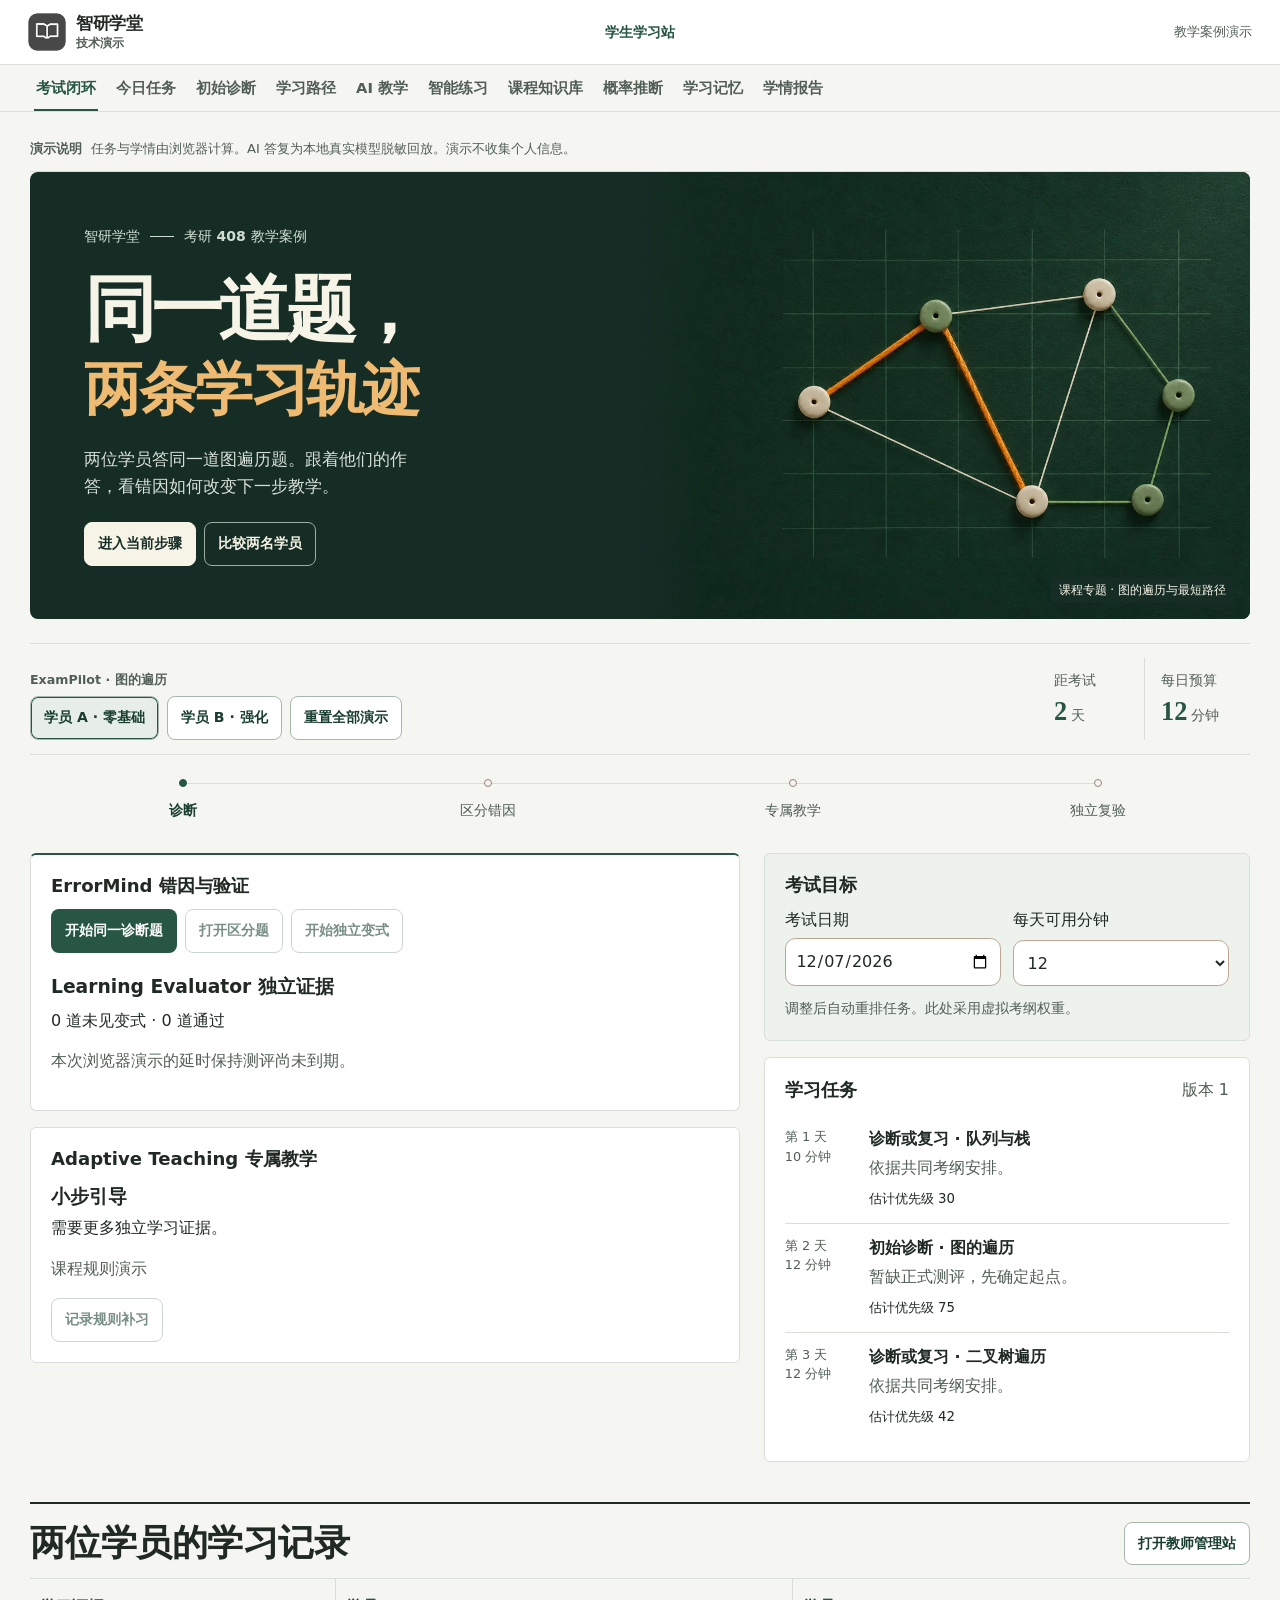
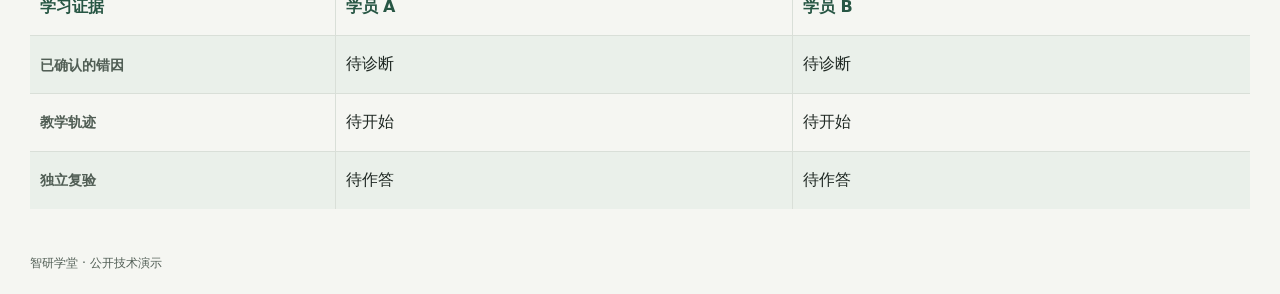
<file: site/index.html>
<!doctype html>
<html lang="zh-CN">
<head>
  <meta charset="utf-8">
  <meta name="viewport" content="width=device-width,initial-scale=1">
  <meta http-equiv="Content-Security-Policy" content="default-src 'none'; script-src 'self'; style-src 'self'; img-src 'self'; connect-src 'none'; base-uri 'none'; form-action 'none'; object-src 'none'">
  <meta name="description" content="用两位虚拟学员体验考研 408：按考期排任务、诊断错因、独立复验，并查看本地模型回放。">
  <title>智研学堂 · 技术演示</title>
  <link rel="icon" href="./assets/brand.png" type="image/png">
  <link rel="stylesheet" href="./assets/demo.css?v=editorial-study-1">
  <script type="module" src="./assets/demo.js?v=editorial-study-1"></script>
</head>
<body data-portal="student">
  <a class="skip" href="#workspace">跳到内容</a>
  <header class="topbar">
    <div class="head-inner">
      <a class="identity" href="#exam" aria-label="智研学堂演示首页">
        <img src="./assets/brand.png" alt="" width="38" height="38">
        <span><strong>智研学堂</strong><small>技术演示</small></span>
      </a>
      <span class="portal-label">学生学习站</span>
      <span class="static-label">教学案例演示</span>
    </div>
  </header>
  <div class="app-frame">
    <aside class="sidebar">
      <p class="sidebar-label" id="sidebar-label"></p>
      <nav id="sidebar-links" aria-label="工作台导航"></nav>
    </aside>
    <main id="workspace" tabindex="-1">
      <div class="demo-notice"><strong>演示说明</strong><span>任务与学情由浏览器计算。AI 答复为本地真实模型脱敏回放。演示不收集个人信息。</span></div>
      <div id="view"></div>
      <p class="announcement" id="announcement" aria-live="polite"></p>
      <footer class="workspace-footer">智研学堂 · 公开技术演示</footer>
    </main>
  </div>
  <noscript><p>请启用 JavaScript 查看静态演示交互。</p></noscript>
</body>
</html>
</file>
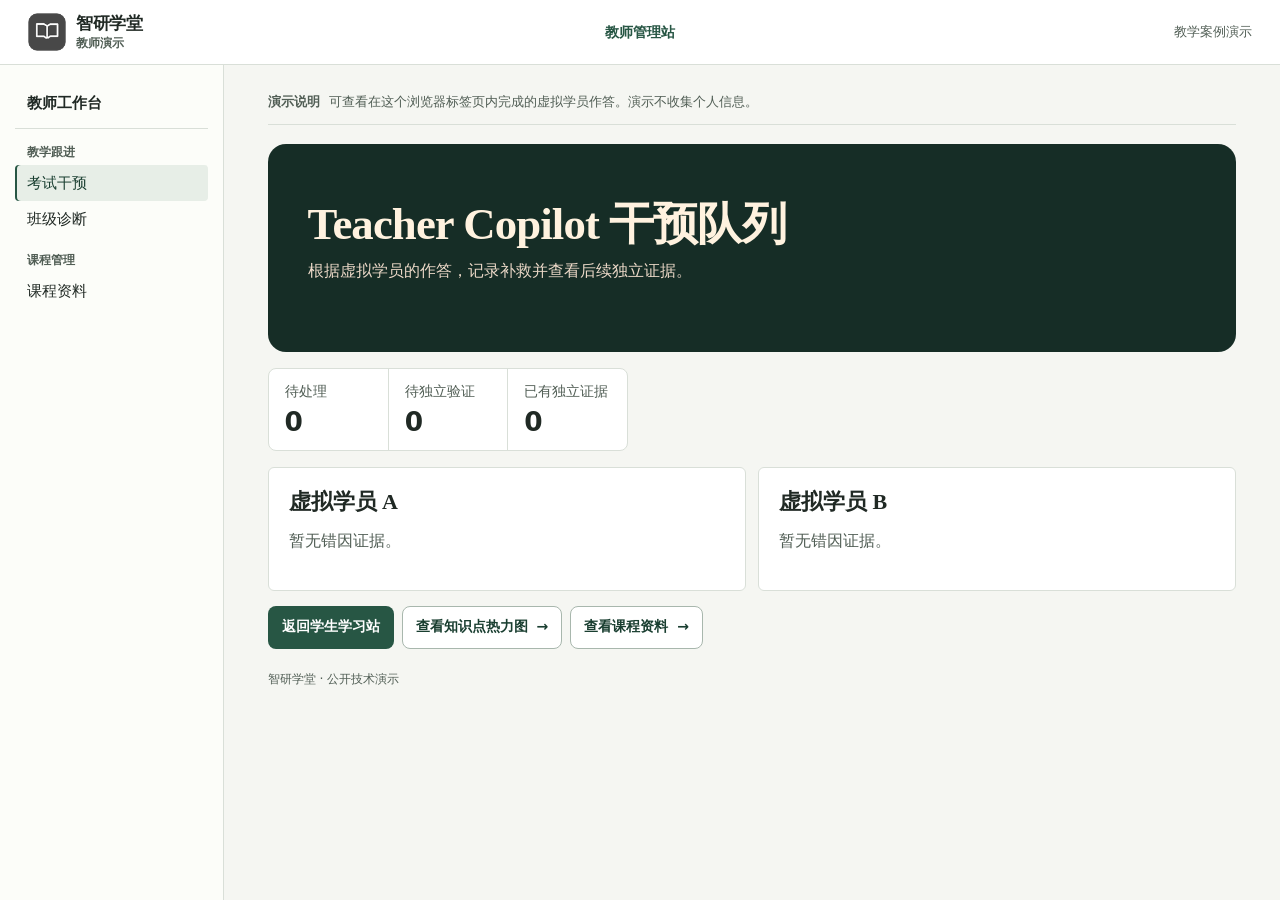
<file: site/teacher/index.html>
<!doctype html>
<html lang="zh-CN">
<head>
  <meta charset="utf-8">
  <meta name="viewport" content="width=device-width,initial-scale=1">
  <meta http-equiv="Content-Security-Policy" content="default-src 'none'; script-src 'self'; style-src 'self'; img-src 'self'; connect-src 'none'; base-uri 'none'; form-action 'none'; object-src 'none'">
  <meta name="description" content="查看两位虚拟学员的作答证据与干预结果。">
  <title>智研学堂 · 教师管理演示</title>
  <link rel="icon" href="../assets/brand.png" type="image/png">
  <link rel="stylesheet" href="../assets/demo.css?v=editorial-study-1">
  <script type="module" src="../assets/demo.js?v=editorial-study-1"></script>
</head>
<body data-portal="teacher">
  <a class="skip" href="#workspace">跳到内容</a>
  <header class="topbar">
    <div class="head-inner">
      <a class="identity" href="./" aria-label="智研学堂演示首页">
        <img src="../assets/brand.png" alt="" width="38" height="38">
        <span><strong>智研学堂</strong><small>教师演示</small></span>
      </a>
      <span class="portal-label">教师管理站</span>
      <span class="static-label">教学案例演示</span>
    </div>
  </header>
  <div class="app-frame">
    <aside class="sidebar">
      <p class="sidebar-label" id="sidebar-label"></p>
      <nav id="sidebar-links" aria-label="工作台导航"></nav>
    </aside>
    <main id="workspace" tabindex="-1">
      <div class="demo-notice"><strong>演示说明</strong><span>可查看在这个浏览器标签页内完成的虚拟学员作答。演示不收集个人信息。</span></div>
      <div id="view"></div>
      <p class="announcement" id="announcement" aria-live="polite"></p>
      <footer class="workspace-footer">智研学堂 · 公开技术演示</footer>
    </main>
  </div>
  <noscript><p>请启用 JavaScript 查看静态演示交互。</p></noscript>
</body>
</html>
</file>
<file: site/assets/demo.css>
:root {
  color-scheme: light;
  --canvas: #f5f6f2;
  --white: #fff;
  --ink: #202924;
  --muted: #515e55;
  --line: #d9dfd8;
  --brand: #275644;
  --dark-brand: #193e30;
  --soft: #e7eee7;
  --radius: 6px;
  --display: "Noto Serif SC", "Songti SC", "STSong", "SimSun", Georgia, serif;
  --ink-dark: #162d26;
  --paper-light: #f6f4e7;
  --study-paper: #fcfdf9;
  --study-accent: #efbb72;
  font: 16px/1.55 Inter, "PingFang SC", "Microsoft YaHei UI", "Microsoft YaHei", system-ui, sans-serif;
}
*,*::before,*::after { box-sizing: border-box; }
html { min-height: 100%; }
body { margin: 0; background: var(--canvas); color: var(--ink); }
h1,h2,p,blockquote,ol { margin-top: 0; }
h1,h2 { line-height: 1.22; }
h2 { margin-bottom: 0; font-size: 1.13rem; letter-spacing: -.015em; }
a { color: inherit; text-decoration: none; }
button { font: inherit; cursor: pointer; }
button:disabled { cursor: default; opacity: .58; }
:focus-visible { outline: 3px solid #397153; outline-offset: 3px; }
.skip { position: absolute; left: 10px; top: 10px; z-index: 5; transform: translateY(-150%); padding: 10px; background: white; }
.skip:focus { transform: none; }
.topbar { background: var(--white); border-bottom: 1px solid var(--line); }
.head-inner { max-width: 1480px; margin-inline: auto; min-height: 64px; padding: 0 28px; display: grid; grid-template-columns: 1fr auto 1fr; align-items: center; gap: 14px; }
.identity { display: flex; gap: 10px; align-items: center; justify-self: start; white-space: nowrap; }
.identity img { border-radius: 9px; filter: grayscale(1); }
.identity strong, .identity small { display: block; line-height: 1.26; }
.identity strong { font-size: 1.08rem; letter-spacing: -.02em; }
.identity small { color: var(--muted); font-size: .75rem; font-weight: 600; margin-top: 2px; }
.role-switch { display: grid; grid-template-columns: 1fr 1fr; gap: 4px; border: 1px solid var(--line); padding: 4px; background: #f1e6d7; border-radius: 12px; }
.role-switch a { padding: 7px 16px; border-radius: 8px; white-space: nowrap; font-size: .88rem; font-weight: 700; color: var(--muted); text-align: center; }
.role-switch a[aria-current] { color: var(--dark-brand); background: white; box-shadow: 0 1px 5px #31206216; }
.static-label { justify-self: end; font-size: .82rem; color: var(--muted); white-space: nowrap; display: flex; align-items: center; gap: 6px; }
.app-frame { max-width: 1480px; min-height: calc(100vh - 65px); margin-inline: auto; display: grid; grid-template-columns: 226px minmax(0,1fr); }
.sidebar { background: var(--ink-dark); border-right: 0; padding: 27px 15px; display: flex; flex-direction: column; gap: 13px; }
.sidebar-label { padding-inline: 12px; margin: 0; color: #d9c6b5; font-size: .82rem; font-weight: 600; }
.sidebar nav { display: grid; gap: 5px; }
.sidebar nav a { min-height: 46px; padding: 10px 12px; border-radius: 10px; display: flex; align-items: center; gap: 10px; font-size: .92rem; font-weight: 680; color: #f4e7d7; }
.sidebar nav a:hover { background: #544236; }
.sidebar nav a[aria-current] { background: var(--paper-light); color: var(--ink-dark); }
main { padding: 23px 30px 16px; min-width: 0; }
main:focus { outline: none; }
.demo-notice { display: flex; align-items: center; gap: 9px; padding: 10px 12px; border: 1px solid #d9cbb9; background: #f3f5e9; border-radius: 10px; color: #56458b; font-size: .82rem; margin-bottom: 19px; }
.demo-notice strong { color: #4929b8; white-space: nowrap; }
.workspace-footer { color: var(--muted); font-size: .78rem; padding-block: 20px 6px; }
.announcement { position: absolute; width: 1px; height: 1px; margin: -1px; overflow: hidden; clip-path: inset(50%); }

.course-hero { position: relative; isolation: isolate; overflow: hidden; display: grid; grid-template-columns: minmax(0,1.48fr) minmax(0,1fr); align-items: center; min-height: 280px; border-radius: 23px; background: var(--ink-dark); color: white; }
.hero-content { padding: clamp(22px,3vw,42px); z-index: 1; }
.hero-label { display: inline-flex; align-items: center; gap: 7px; color: #d9c6b5; font-weight: 700; font-size: .9rem; }
.course-hero h1 { font-size: clamp(2.35rem,4vw,4.3rem); letter-spacing: -.05em; margin: 12px 0 7px; }
.course-hero p { margin-bottom: 20px; color: #f9ebd9; max-width: 32rem; }
.hero-art { min-height: 270px; display: grid; place-items: center; position: relative; }
.hero-ring { width: 330px; height: 330px; border-radius: 50%; border: 1px solid #eedfff4f; box-shadow: 0 0 0 28px #fff1, 0 0 0 61px #fff1; transform: translate(18px, 2px); position: absolute; }
.book-cover,.book-shadow { position: absolute; width: 151px; height: 181px; border-radius: 17px; transform: rotate(-10deg); }
.book-shadow { transform: translate(13px, 10px) rotate(10deg); background: #c6b6ff8c; box-shadow: 0 13px 38px #2b18663b; }
.book-cover { background: linear-gradient(152deg,#fff,#e7ddff); color: #4d33ba; padding: 21px 16px; border: 1px solid #fff; display: grid; align-content: center; gap: 8px; box-shadow: 0 16px 36px #2c17655c; }
.book-mark { display: grid; place-items: center; width: 53px; height: 53px; border-radius: 13px; background: #d4c6ff; margin-bottom: 5px; }
.book-cover i { display: block; background: #ab96f0; width: 83%; height: 5px; border-radius: 6px; }
.book-cover i:nth-of-type(2) { width: 70%; }.book-cover i:nth-of-type(3) { width: 48%; }
.float-check { display: grid; place-items: center; position: absolute; top: 61%; right: 17%; width: 42px; height: 42px; border-radius: 12px; color: #3b249e; background: #f0e9ff; box-shadow: 0 4px 22px #23135050; transform: rotate(11deg); }
.actions { display: flex; flex-wrap: wrap; gap: 8px; margin-top: 15px; }
.button { display: inline-flex; align-items: center; justify-content: center; gap: 9px; padding: 9px 13px; min-height: 43px; border: 1px solid transparent; border-radius: 8px; font-weight: 600; font-size: .88rem; line-height: 1.36; text-align: center; }
.button svg { flex: none; }
.primary { background: var(--brand); color: white; }
.primary:hover:not(:disabled) { background: var(--dark-brand); }
.secondary { background: white; color: var(--dark-brand); border-color: #c9b7a4; }
.secondary:hover,.complete,.hero-primary { background: var(--soft); color: var(--dark-brand); }
.complete { border-color: #cfc0ff; }
.hero-primary { background: #faf7ff; border-color: #faf7ff; }
.hero-primary:hover { background: #e5dbff; }
.hero-light { background: #ffffff16; border-color: #ffffff56; color: white; }
.hero-light:hover { background: #ffffff30; }

.section { margin-top: 19px; }
.section-head { display: flex; align-items: center; justify-content: space-between; gap: 9px; margin-bottom: 12px; }
.feature-grid { display: grid; grid-template-columns: repeat(4,minmax(0,1fr)); gap: 11px; }
.card { min-width: 0; background: white; border: 1px solid var(--line); border-radius: var(--radius); }
.feature { padding: 15px; min-height: 150px; position: relative; }
.feature:hover { border-color: #bca692; box-shadow: 0 6px 18px #48249912; }
.feature > strong { display: block; margin-top: 9px; font-size: 1rem; }
.feature p { margin: 5px 0 0; color: var(--muted); font-size: .82rem; }
.tile-icon { width: 40px; height: 40px; display: inline-grid; place-items: center; background: var(--soft); color: var(--brand); border-radius: 10px; flex: none; }
.feature-arrow { position: absolute; top: 20px; right: 15px; color: var(--brand); }
.dashboard-grid,.split { display: grid; grid-template-columns: repeat(2,minmax(0,1fr)); gap: 12px; align-items: start; }
.dashboard-grid { align-items: stretch; }
.padded { padding: 18px; }
.text-link { color: var(--brand); display: inline-flex; gap: 6px; align-items: center; font-size: .83rem; font-weight: 720; }
.inline-row { display: flex; align-items: center; min-width: 0; gap: 9px; }
.inline-row strong { display: block; overflow-wrap: anywhere; }
.inline-row p { margin: 3px 0 0; color: var(--muted); font-size: .81rem; }
.progress-row { display: flex; justify-content: space-between; align-items: center; margin: 12px 0 8px; color: var(--brand); }
.progress-row strong span { color: var(--muted); font-weight: 600; }
progress { width: 100%; height: 8px; border: 0; display: block; border-radius: 5px; background: #f1dfd0; color: #a53624; overflow: hidden; }
progress::-webkit-progress-bar { background: #f1dfd0; }
progress::-webkit-progress-value { background: #a53624; border-radius: 5px; }
progress::-moz-progress-bar { background: #a53624; border-radius: 5px; }
.page-heading { padding: 3px 0 13px; }
.page-heading h1 { color: var(--ink); font-size: clamp(1.9rem,3.5vw,2.9rem); margin: 5px 0 7px; letter-spacing: -.045em; }
.page-heading p { color: var(--muted); margin-bottom: 4px; }
.kicker { font-size: .79rem; font-weight: 740; color: #5334bf; }
.sample-tag { white-space: nowrap; background: var(--soft); color: #4a32a1; border-radius: 6px; font-size: .75rem; padding: 2px 7px; font-weight: 700; }
.list { display: grid; gap: 6px; }
.list-row { display: grid; grid-template-columns: auto minmax(0,1fr) auto; align-items: center; gap: 9px; width: 100%; padding: 8px 9px; border: 1px solid var(--line); border-radius: 10px; background: white; color: var(--ink); text-align: left; }
.list-row:hover,.list-row[aria-pressed=true],.choice:hover:not(:disabled),.choice[aria-pressed=true] { background: var(--soft); border-color: #a8b7ad; }
.list-row small { display: block; color: var(--muted); font-size: .76rem; }
.list-row > svg { color: var(--brand); }
.section-title { margin-top: 12px; }
.muted { color: var(--muted); }
blockquote { color: var(--ink); background: var(--canvas); border-inline-start: 3px solid var(--brand); margin-inline: 0; padding: 12px; border-radius: 0 4px 4px 0; }
.question { background: var(--soft); padding: 11px 12px; border-radius: 9px; font-weight: 700; }
.answer { white-space: pre-wrap; }
.source { border-radius: 9px; border: 1px solid var(--line); padding: 9px; }
.source summary { cursor: pointer; color: var(--dark-brand); font-weight: 650; }
.source summary svg { vertical-align: middle; }
.source blockquote { margin-block: 8px 0; }
.exercise-card { max-width: 800px; }
.choices { display: grid; gap: 7px; margin-bottom: 15px; }
.choice { width: 100%; display: flex; gap: 10px; align-items: center; color: var(--ink); text-align: left; padding: 8px 10px; background: white; border: 1px solid var(--line); border-radius: 9px; }
.choice span { border-radius: 6px; background: var(--soft); color: var(--dark-brand); font-weight: 700; width: 29px; height: 28px; display: grid; place-items: center; flex: none; }
.result { border-radius: 9px; padding: 11px 13px; }
.result.correct { background: #e6f7ef; color: #1a604e; }
.result.incorrect { background: #fff1f0; color: #923a47; }
.result p { margin: 4px 0 0; }
.schedule { list-style: none; padding: 0; margin-bottom: 0; }
.schedule li { display: grid; align-items: center; grid-template-columns: 68px minmax(0,1fr) auto; gap: 13px; padding: 11px 0; border-bottom: 1px solid var(--line); }
.schedule li:last-child { border: 0; }
.schedule p { color: var(--muted); margin: 3px 0 0; font-size: .85rem; }
.day { font-size: .8rem; font-weight: 720; color: var(--brand); }
.metric-grid { display: grid; grid-template-columns: repeat(3,minmax(0,1fr)); gap: 11px; }
.metric { display: grid; gap: 5px; padding: 17px; }
.metric > span { color: var(--muted); font-size: .86rem; }
.metric > strong { color: var(--dark-brand); font-size: clamp(1.65rem,3vw,2.35rem); line-height: 1.15; }
.metric > small { color: var(--muted); font-size: .76rem; }
.report-list > div { display: grid; grid-template-columns: minmax(105px, .7fr) minmax(40px, 1fr) auto; align-items: center; gap: 13px; padding: 9px 0; font-size: .89rem; }
.report-list small { display: block; color: var(--muted); }
.report-list strong { color: var(--brand); font-size: .8rem; white-space: nowrap; }
.teacher-course,.teacher-row { display: grid; grid-template-columns: minmax(0,1fr) auto; align-items: center; gap: 10px; }
.teacher-row { grid-template-columns: minmax(0,1fr) auto auto; padding: 9px 0; border-bottom: 1px solid var(--line); }
.teacher-row:last-child { border: 0; }
.row-status { color: var(--muted); font-size: .77rem; white-space: nowrap; }
.row-status.live { color: #28634e; }

@media (max-width: 1060px) {
  .app-frame { grid-template-columns: 179px minmax(0,1fr); }
  main { padding-inline: 21px; }
}
@media (max-width: 770px) {
  .head-inner { padding-inline: 15px; min-height: 63px; }
  .app-frame { grid-template-columns: minmax(0,1fr); }
  .sidebar { border-right: 0; border-bottom: 1px solid var(--line); padding: 7px 10px; }
  .sidebar-label { display: none; }
  .sidebar nav { display: flex; gap: 3px; overflow-x: auto; padding: 2px 0; scrollbar-width: thin; }
  .sidebar nav a { white-space: nowrap; font-size: .82rem; min-height: 41px; padding: 7px 9px; }
  main { padding: 12px; }
  .course-hero { min-height: 239px; }
  .hero-art { scale: .83; }
  .feature-grid { grid-template-columns: repeat(2,minmax(0,1fr)); gap: 8px; }
}
@media (max-width: 500px) {
  .head-inner { grid-template-columns: minmax(0,1fr) auto; gap: 8px; padding-block: 8px; }
  .identity img { height: 31px; width: 31px; }
  .identity { gap: 6px; }
  .identity strong { font-size: .91rem; }
  .identity small { font-size: .65rem; }
  .role-switch a { font-size: .74rem; padding: 7px; }
  .static-label { display: none; }
  .demo-notice { align-items: start; gap: 6px; font-size: .75rem; margin-bottom: 11px; }
  .course-hero { grid-template-columns: minmax(0,1fr); min-height: 0; }
  .hero-content { padding: 18px; }
  .hero-art { display: none; }
  .course-hero h1 { margin-top: 8px; }
  .course-hero p { font-size: .88rem; margin-bottom: 12px; }
  .button { font-size: .79rem; padding: 8px 10px; }
  .dashboard-grid,.split { grid-template-columns: minmax(0,1fr); }
  .padded,.feature,.metric { padding: 12px; }
  .feature { min-height: 135px; }
  .feature-arrow { top: 15px; right: 12px; }
  .teacher-row { grid-template-columns: minmax(0,1fr) auto; align-items: start; }
  .teacher-row .inline-row { grid-row: span 2; }
  .teacher-row .button { grid-column: 2; }
  .teacher-row .row-status { text-align: right; }
  .schedule li { grid-template-columns: 52px minmax(0,1fr) auto; gap: 6px; }
  .schedule p { font-size: .77rem; }
  .report-list > div { gap: 8px; font-size: .8rem; }
}
.persona-bar { display: flex; align-items: center; flex-wrap: wrap; gap: 8px; margin-bottom: 14px; }
.persona-bar button:last-child { margin-inline-start: auto; }
.button[aria-pressed=true] { border-color: var(--brand); background: var(--soft); color: var(--dark-brand); box-shadow: inset 0 0 0 1px var(--brand); }
.personal-hero { min-height: 240px; gap: 15px; }
.hero-summary { z-index: 1; align-self: center; margin-inline-end: 4%; padding: 1rem 1.5rem; border: 1px solid #9ed6c286; border-radius: 17px; background: #092c2380; color: white; }
.hero-summary strong { display: block; font-size: clamp(2rem, 9vw, 4rem); line-height: 1; }
.hero-summary p { margin: .5rem 0 0; color: #daf8ed; }
.goal-fields, .topic-grid { display: grid; grid-template-columns: repeat(auto-fit, minmax(130px, 1fr)); gap: .65rem; }
.goal-fields label { display: grid; gap: .35rem; }
.goal-fields select { width: 100%; padding: .6rem; border-radius: .65rem; border: 1px solid #aec8bf; background: white; color: #143c30; font: inherit; }
.topic-grid { margin-top: .8rem; }
.topic-grid > div { display: grid; gap: .5rem; padding: .7rem; border: 1px solid #dbe9e3; border-radius: .75rem; }
.topic-grid small { color: #3b5f50; }
.topic-state { display: inline-block; width: fit-content; border-radius: 6px; padding: .21rem .58rem; font-size: .78rem; color: #304d42; background: #e8efec; }
.topic-state.review { background: #fce6da; color: #752e1b; }
.topic-state.verify { background: #fcf0ce; color: #5e4505; }
.topic-state.ready { background: #d9f4e9; color: #0b563c; }
.adaptive-list { list-style: none; margin: .7rem 0 0; padding: 0; display: grid; gap: .55rem; }
.adaptive-list li { display: flex; gap: .55rem; align-items: flex-start; padding: .65rem .75rem; border: 1px solid #deebe5; border-radius: .68rem; }
.adaptive-list p, .graph-explain p { margin: .3rem 0; color: #3d6151; }
.adaptive-list .day { white-space: nowrap; }
.replay-strategy { font-weight: 700; color: #1c6450; }
.wide-table { overflow-x: auto; max-width: 100%; }
.wide-table table { min-width: 550px; width: 100%; border-collapse: collapse; }
.wide-table th, .wide-table td { text-align: left; padding: .78rem .65rem; border-bottom: 1px solid #e0ebe6; }
.link-stack { display: flex; flex-wrap: wrap; gap: .45rem; }
.graph-layout { display: flex; align-items: center; justify-content: space-around; flex-wrap: wrap; gap: 1rem; padding: .9rem 0; }
.study-graph { width: min(100%, 360px); max-height: 230px; }
.study-graph circle { fill: white; stroke: #5a7c6f; stroke-width: 2; }
.study-graph line { stroke: #658a7a; stroke-width: 2; }
.study-graph text { fill: #1d4837; font-size: 14px; font-weight: 700; }
.study-graph .visited circle { fill: #a1e5c6; stroke: #167453; }
.memory-insight { margin: .75rem 0; padding: .65rem; background: #fdf7f1; border-radius: .65rem; }
.memory-insight ul { margin: .5rem 0 0; padding-inline-start: 1.25rem; }
@media (max-width: 550px) {
  .persona-bar button:last-child { margin-inline-start: 0; }
  .personal-hero { min-height: 0; }
  .hero-summary { margin: 0 1rem 1rem; padding: .65rem .85rem; }
  .hero-summary strong { display: inline; margin-inline-end: .4rem; }
  .adaptive-list li { flex-wrap: wrap; }
}
.goal-fields input[type=date] { width: 100%; padding: .6rem; border-radius: .65rem; border: 1px solid #aec8bf; background: white; color: #143c30; font: inherit; }
.exam-question .choices { display: grid; margin-bottom: .75rem; }
.exam-question .choices button { justify-content: flex-start; text-align: left; }

.case-edition { display: block; }
.case-edition .sidebar {
  overflow: hidden; padding: 0 32px; border-bottom: 1px solid var(--line); background: transparent;
}
.case-edition .sidebar-label { display: none; }
.case-edition .sidebar nav {
  display: flex; gap: 16px; overflow-x: auto; padding: 0 2px; align-items: center; scrollbar-width: thin;
}
.case-edition .sidebar nav a { border-radius: 0; white-space: nowrap; padding-inline: 2px; color: var(--muted); }
.case-edition .sidebar nav a:hover { background: transparent; color: var(--brand); }
.case-edition .sidebar nav a[aria-current] {
  background: transparent; color: var(--brand); box-shadow: inset 0 -2px 0 var(--brand);
}
.case-edition .demo-notice { margin-bottom: 0; }
.exam-header {
  display: grid; grid-template-columns: minmax(0, .88fr) minmax(0, 1.12fr); align-items: center;
  gap: clamp(24px, 5vw, 76px); padding: clamp(28px, 5vw, 72px) 0;
}
.exam-intro { padding-inline-start: clamp(0px, 3vw, 40px); }
.exam-intro .kicker { color: var(--brand); margin-bottom: 22px; font-weight: 600; display: flex; align-items: center; gap: 10px; }
.exam-intro .kicker span { width: 24px; border-block-start: 1px solid currentColor; }
.exam-header h1 { margin: 0 0 24px; font-family: var(--display); font-size: clamp(2.9rem, 5.7vw, 6.35rem); font-weight: 700; letter-spacing: -.07em; line-height: 1.05; }
.exam-header h1 span { display: block; font-size: .81em; letter-spacing: -.04em; color: var(--brand); margin-top: 7px; }
.exam-lead { max-width: 31ch; color: var(--muted); margin: 0 0 22px; font-size: clamp(1rem, 1.35vw, 1.18rem); }
.highlight { background: var(--brand); color: white; }
.highlight:hover:not(:disabled) { background: var(--dark-brand); }
.trajectory-art { margin: 0; min-width: 0; }
.trajectory-art img { display: block; width: 100%; height: auto; mix-blend-mode: multiply; }
.case-session {
  display: grid; grid-template-columns: minmax(0, 1fr) minmax(160px, auto); align-items: end;
  border-block: 1px solid var(--line); gap: 16px; padding: 14px 0;
}
.case-session .kicker { margin-bottom: 6px; color: var(--muted); }
.case-session .persona-bar { margin-bottom: 0; }
.case-session .persona-bar button:last-child { margin-inline-start: 0; }
.case-session .exam-metrics { min-width: 212px; border: 0; background: transparent; }
.case-session .exam-metrics dd { font-family: Georgia, serif; color: var(--brand); }
.trajectory-notebook { border-block-start: 2px solid var(--ink); margin-block: 40px 20px; padding-block: 18px 4px; }
.trajectory-heading { display: flex; flex-wrap: wrap; justify-content: space-between; align-items: center; gap: 12px; margin-block-end: 12px; }
.trajectory-heading h2 { font-family: var(--display); font-size: clamp(1.5rem, 3.2vw, 2.25rem); }
.trajectory-notebook table { border-collapse: collapse; width: 100%; table-layout: fixed; }
.trajectory-notebook th, .trajectory-notebook td { border-block-start: 1px solid var(--line); text-align: start; padding: 16px 10px; }
.trajectory-notebook thead th:first-child { width: 25%; }
.trajectory-notebook th + th, .trajectory-notebook td { border-inline-start: 1px solid var(--line); }
.trajectory-notebook tbody tr:nth-child(odd) { background: #eaf0ea; }
.trajectory-notebook thead th { color: var(--brand); }
.trajectory-notebook tbody th { color: var(--muted); font-size: .9rem; }
.exam-metrics { background: transparent; color: #fff2df; border-color: #507464; margin-top: 20px; max-width: 360px; }
.exam-header .exam-metrics > div + div { border-color: #507464; }
.exam-header .exam-metrics :is(dt, small) { color: #d9c6b5; }
.exam-header .exam-metrics dd { color: #fff2df; font-size: 1.45rem; }
.exam-metrics {
  display: grid; grid-auto-flow: column; grid-auto-columns: minmax(0, 1fr);
  margin: 0; padding: 0; border: 1px solid var(--line); border-radius: 8px;
  min-width: min(100%, 240px); font-variant-numeric: tabular-nums;
}
.exam-metrics > div { padding: 12px 16px; }
.exam-metrics > div + div { border-inline-start: 1px solid var(--line); }
.exam-metrics dt { color: var(--muted); font-size: .875rem; }
.exam-metrics dd { margin: 4px 0 0; font-weight: 600; color: var(--ink); font-size: 1.65rem; line-height: 1.2; }
.exam-metrics dd small { font-size: .85rem; font-weight: 500; color: var(--muted); }
.exam-steps {
  position: relative; display: grid; grid-template-columns: repeat(4, minmax(0, 1fr));
  list-style: none; margin: 16px 0 0; padding: 12px 0 0; isolation: isolate;
}
.exam-steps::before { content: ""; position: absolute; z-index: -1; inset: 12px 12.5% auto; border-top: 1px solid var(--line); }
.exam-steps li {
  position: relative; display: grid; place-items: center; text-align: center; min-height: 44px;
  padding-block-start: 6px; color: var(--muted); font-size: .875rem;
}
.exam-steps li::before {
  content: ""; position: absolute; inset-block-start: -4px; inset-inline-start: calc(50% - 4px);
  width: 8px; height: 8px; border: 1px solid #988473; border-radius: 50%; background: var(--canvas);
}
.exam-steps li[aria-current="step"] { color: var(--dark-brand); font-weight: 700; }
.exam-steps li[aria-current="step"]::before { background: var(--brand); border-color: var(--brand); }
.exam-steps button { width: 100%; min-height: 44px; padding: 4px; border: 0; background: transparent; color: inherit; font: inherit; }
.exam-steps button:hover { background: var(--soft); }
.exam-layout { display: grid; grid-template-columns: minmax(0, 1.46fr) minmax(0, 1fr); gap: 24px; margin-top: 20px; align-items: start; }
.exam-column { display: grid; gap: 16px; min-width: 0; }
.exam-column .section { margin-top: 0; }
.exam-config { background: #edf2ed; }
.exam-assessment { border-top: 2px solid var(--brand); }
.exam-assessment h3 { margin-bottom: 8px; }
.exam-teaching .answer { border-inline-start: 3px solid var(--brand); }
.teacher-intro { padding: clamp(20px, 4vw, 40px); background: var(--ink-dark); border-radius: 18px; margin-bottom: 16px; }
.teacher-intro .page-heading { padding: 0; }
.teacher-intro .page-heading h1 { color: #fff2df; }
.teacher-intro .page-heading :is(p, .kicker) { color: #ecd9c8; }
.exam-layout .padded, .teacher-queue .padded { padding: 20px; }
.exam-layout h2, .teacher-queue h2 { font-weight: 600; letter-spacing: 0; }
.exam-layout .goal-fields { grid-template-columns: repeat(auto-fit, minmax(min(100%, 150px), 1fr)); gap: 12px; }
.exam-layout .goal-fields input, .exam-layout .goal-fields select { min-width: 0; min-height: 44px; border-color: #bca692; color: var(--ink); }
.exam-note { margin: 12px 0 0; font-size: .875rem; }
.exam-plan .adaptive-list { margin-top: 0; gap: 0; }
.exam-plan .adaptive-list li { display: grid; grid-template-columns: 72px minmax(0, 1fr); gap: 12px; padding: 12px 0; border: 0; border-radius: 0; }
.exam-plan .adaptive-list li + li { border-block-start: 1px solid var(--line); }
.exam-plan .adaptive-list .day { color: var(--muted); font-weight: 500; font-variant-numeric: tabular-nums; }
.exam-plan .adaptive-list p { color: var(--muted); }
.exam-assessment .actions { margin-block: 12px 16px; }
.exam-teaching .exam-strategy { margin: 12px 0 4px; font-weight: 600; font-size: 1.2rem; }
.exam-layout .button, .exam-header .button, .persona-bar .button, .teacher-queue .button { min-height: 44px; }
.teacher-metrics { margin: 0 0 16px; background: var(--white); }
.demo-notice { background: transparent; border: 0; border-bottom: 1px solid var(--line); border-radius: 0; padding-inline: 0; color: var(--muted); }
.demo-notice strong { color: var(--ink); }
@media (max-width: 760px) {
  .exam-header { grid-template-columns: minmax(0, 1fr); }
  .exam-layout { grid-template-columns: minmax(0, 1fr); }
}
@media (max-width: 500px) {
  .exam-header { padding: 24px 0 16px; gap: 20px; }
  .exam-layout .padded, .teacher-queue .padded { padding: 16px; }
  .exam-metrics > div { padding: 8px 12px; }
  .exam-steps li { font-size: .8rem; }
}


@media (max-width: 760px) {
  .case-edition .sidebar { padding-inline: 12px; }
  .exam-intro { padding-inline: 0; }
  .exam-intro .kicker { margin-bottom: 12px; }
  .exam-header h1 { margin: 0 0 14px; }
  .exam-lead { margin-bottom: 12px; }
  .trajectory-art img { width: 100%; aspect-ratio: 16 / 10; object-fit: cover; object-position: center 50%; }
  .case-session { grid-template-columns: minmax(0, 1fr); align-items: stretch; gap: 8px; }
  .case-session .exam-metrics { min-width: 0; }
}

.portal-label { justify-self: center; color: var(--brand); font-size: .9rem; font-weight: 600; }
.probability-answer { margin: 16px 0 4px; }
.probability-answer strong { display: block; font: 600 2.4rem Georgia, serif; color: var(--brand); }
@media (max-width: 500px) { .portal-label { justify-self: end; } }
.app-frame:not(.case-edition) { background: var(--canvas); grid-template-columns: 224px minmax(0, 1fr); }
.app-frame:not(.case-edition) main { padding-inline: clamp(16px, 3.4vw, 52px); }
.app-frame:not(.case-edition) .sidebar {
  position: sticky; top: 0; align-self: start; min-height: calc(100vh - 65px); max-height: 100vh;
  overflow-y: auto; background: var(--study-paper); border-inline-end: 1px solid var(--line);
}
.app-frame:not(.case-edition) .sidebar-label {
  padding-bottom: 12px; border-block-end: 1px solid var(--line); color: var(--ink); font-size: .96rem;
}
.demo-nav-group { margin-block: 0 8px; }
.demo-nav-group p { color: var(--muted); font-size: .78rem; padding-inline: 12px; margin: 0 0 4px; font-weight: 700; }
.sidebar .demo-nav-group a { color: var(--ink); min-height: 36px; padding-block: 4px; border-radius: 4px; font-weight: 530; }
.sidebar .demo-nav-group a:hover { background: var(--canvas); }
.sidebar .demo-nav-group a[aria-current] {
  background: var(--soft); color: var(--dark-brand); box-shadow: inset 2px 0 var(--brand);
}
.demo-notice, .demo-notice strong { color: var(--muted); }
.demo-notice { background: transparent; border: 0; border-block-end: 1px solid var(--line); border-radius: 0; padding: 4px 0 12px; }
.app-frame:not(.case-edition) .kicker { color: var(--dark-brand); }
.app-frame:not(.case-edition) .page-heading { padding-block: 8px 24px; }
.app-frame:not(.case-edition) .page-heading h1 { font-family: var(--display); font-weight: 600; letter-spacing: -.02em; }
.app-frame .secondary { border-color: #a8b7ad; }
.app-frame:not(.case-edition) .button[aria-pressed=true] { background: var(--soft); color: var(--dark-brand); }
.workspace-overview, .demo-tutor-grid {
  display: grid; grid-template-columns: minmax(0, 1.6fr) minmax(260px, 1fr); gap: 24px; align-items: start;
}
.exam-header, .study-cover { display: grid; grid-template-columns: minmax(0, 1fr) minmax(0, 1.12fr); align-items: stretch;
  padding: 0; margin: 0 0 24px; background: var(--ink-dark); color: var(--paper-light); border-radius: 8px; overflow: hidden; }
.exam-header .exam-intro, .study-cover-content { align-self: center; padding: clamp(24px, 4.2vw, 60px); }
.exam-header .exam-intro { padding-inline-end: 12px; }
.exam-header h1 { color: var(--paper-light); font-weight: 600; font-size: clamp(2.35rem, 5.6vw, 5rem); line-height: 1.12; }
.exam-header h1 span { color: var(--study-accent); }
.exam-header .kicker, .study-cover h2 { color: #d1dfd2; font-weight: 550; font-size: .875rem; }
.exam-header .exam-lead, .study-cover-content p:not(.task-duration) { color: #d8e1d9; }
.exam-header .highlight, .study-cover .primary { color: var(--ink-dark); background: var(--paper-light); border-color: var(--paper-light); }
.exam-header .highlight:hover, .study-cover .primary:hover { background: #dbe6d9; border-color: #dbe6d9; }
.exam-header .secondary, .study-cover .secondary { color: var(--paper-light); background: transparent; border-color: #9aafa0; }
.exam-header .secondary:hover, .study-cover .secondary:hover { background: var(--brand); }
.exam-header :focus-visible, .study-cover :focus-visible { outline-color: var(--study-accent); }
.course-ink-art { min-height: 272px; width: 100%; height: auto; position: relative; margin: 0; }
.course-ink-art img { position: absolute; inset: 0; margin: 0; mix-blend-mode: normal; width: 100%; height: 100%; object-fit: cover; }
.course-ink-art figcaption { position: absolute; inset: auto 16px 16px auto; padding: 4px 8px; background: var(--ink-dark);
  border: 0; border-radius: 3px; color: var(--paper-light); font-size: .75rem; }
.study-cover h2 { margin-block-end: 16px; }
.study-cover h3 { font: 600 clamp(1.95rem, 4vw, 3.3rem)/1.25 var(--display); margin: 0 0 8px; }
.study-cover .task-duration { color: var(--study-accent); margin: 8px 0; font-size: .875rem; font-weight: 550; }
.study-cover details { margin-top: 12px; }
.study-cover summary { cursor: pointer; }
.study-cover .adaptive-list :is(.day, p) { color: #d8e1d9; }
.workspace-overview { margin-block-start: 32px; gap: clamp(24px, 3.5vw, 48px); }
.today-work { display: grid; gap: 28px; }
.demo-evidence, .goal-panel, .continue-study { border-block-start: 1px solid var(--ink); padding-block-start: 16px; }
.goal-panel .goal-fields { margin-block: 12px 8px; }
.continue-study > div { display: flex; flex-wrap: wrap; gap: 8px; margin-block-start: 12px; }
.demo-evidence p { color: var(--muted); margin: 8px 0; }
.demo-evidence p strong { font: 3.25rem/1.08 Georgia, serif; font-variant-numeric: tabular-nums; color: var(--ink); }
.demo-evidence progress { background: var(--line); color: var(--brand); }
.demo-evidence progress::-webkit-progress-bar { background: var(--line); }
.demo-evidence progress::-webkit-progress-value { background: var(--brand); }
.demo-evidence progress::-moz-progress-bar { background: var(--brand); }
.demo-evidence .topic-grid { display: block; margin-top: 12px; }
.demo-evidence .topic-grid > div { display: grid; grid-template-columns: minmax(0, 1fr) auto; align-items: center; min-width: 0;
  gap: 4px 8px; border: 0; border-block-end: 1px solid var(--line); border-radius: 0; background: transparent; padding: 8px 0; }
.demo-evidence .topic-grid > div small { grid-column: 1; }
.demo-tutor-side { display: grid; gap: 12px; }
.demo-tutor-side h2, .demo-companion h2 { margin-block-end: 9px; }
.demo-tutor-grid .answer { margin-block-end: 10px; overflow-wrap: anywhere; }
.demo-chapters { margin-block-end: 12px; }
.demo-chapters .section-head { gap: 10px; align-items: end; flex-wrap: wrap; }
.demo-chapters label { display: grid; gap: 3px; color: var(--muted); font-size: .82rem; }
.demo-chapters input { min-height: 40px; max-width: min(100%, 16rem); padding: 7px 9px; border: 1px solid #bca692;
  border-radius: 7px; font: inherit; color: var(--ink); }
.demo-chapters [hidden] { display: none; }
.demo-chapters .link-stack { flex-wrap: wrap; margin-top: 10px; }
.demo-document { padding: clamp(20px, 3.2vw, 40px); }
.demo-document .kicker, .demo-document h2 { margin-block-end: 12px; }
.demo-document h2 { font: 600 clamp(1.8rem, 3.3vw, 2.75rem)/1.25 var(--display); }
.demo-document blockquote, .demo-tutor-side blockquote { border-color: var(--brand); background: var(--canvas); color: var(--ink); line-height: 1.95; }
.demo-companion { background: #edf2ed; border-block-start: 3px solid var(--brand); }
.demo-companion .topic-state { margin-block-end: 8px; }
.teacher-queue h2 { font: 600 1.375rem/1.3 var(--display); }
.diagnosis-matrix { padding: clamp(16px, 2.8vw, 32px); }
.diagnosis-summary { display: grid; grid-template-columns: repeat(3, minmax(0, 1fr)); margin-block: 20px 16px; border-block: 1px solid var(--line); }
.diagnosis-summary > div { display: grid; gap: 8px; padding: 12px; }
.diagnosis-summary > div + div { border-inline-start: 1px solid var(--line); }
.diagnosis-summary dt { color: var(--muted); font-size: .875rem; }
.diagnosis-summary dd { font: 2.25rem/1 Georgia, serif; font-variant-numeric: tabular-nums; margin: 0; }
.diagnosis-matrix table { border-spacing: 4px; border-collapse: separate; }
.diagnosis-matrix td { padding: 0; border: 0; }
.diagnosis-matrix .topic-state { display: block; width: 100%; text-align: start; border-radius: 3px; padding: 8px 12px; }
.wide-table tr > :first-child { position: sticky; inset-inline-start: 0; background: var(--study-paper); }
@media (min-width: 701px) {
  .course-ink-art img { mask-image: linear-gradient(to right, transparent, #000 12%); }
}
@media (max-width: 900px) {
  .workspace-overview, .demo-tutor-grid { grid-template-columns: minmax(0, 1fr); }
}
@media (max-width: 700px) {
  .app-frame:not(.case-edition) { grid-template-columns: minmax(0, 1fr); }
  .app-frame:not(.case-edition) .sidebar {
    position: static; min-height: auto; max-height: none; overflow-y: visible; border-inline-end: 0;
  }
  .demo-nav-group { display: flex; align-items: center; flex: none; margin: 0; }
  .demo-nav-group p { margin: 0; padding-inline: 8px; }
  .sidebar .demo-nav-group a { min-height: 44px; }
  .app-frame:not(.case-edition) .persona-bar [data-action=reset] {
    margin-inline-start: auto; background: transparent; border-color: transparent; text-decoration: underline;
  }
  .exam-header, .study-cover { grid-template-columns: minmax(0, 1fr); }
  .exam-header .exam-intro { padding-inline-end: 24px; }
  .course-ink-art { min-height: 0; aspect-ratio: 2.05; }
  .diagnosis-summary > div { padding-inline: 8px; }
}
</file>
